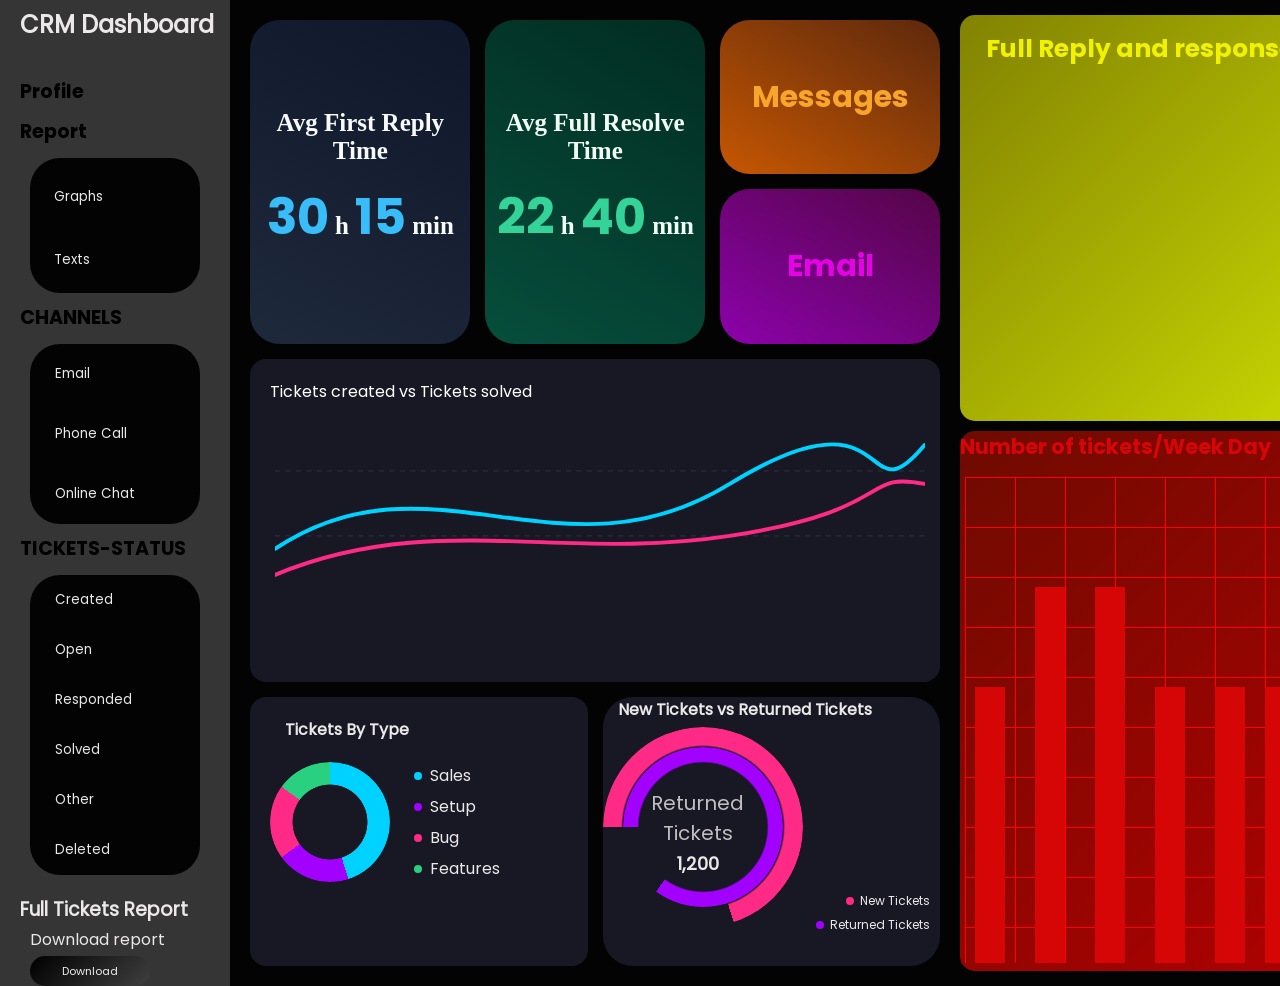
<file: index.html>
<!DOCTYPE html>
<html lang="en">
<head>
    <link rel="stylesheet" href="style.css">
    <meta charset="UTF-8">
    <meta name="viewport" content="width=device-width, initial-scale=1.0">
    <title>Dashboard</title>
</head>
<body>
    <div class="container">
        <header class="nav">
            <div class="navtop">
        
            <h2 class="crm">CRM Dashboard</h2>
           
            <label for="menu-toogle" class="ham">&#9776;</label>
        </div>
            <input type="checkbox" id="menu-toogle">
            
            <nav class="nav-menu">
                
                <a href="#" class="navcontent1">Profile</a>
                <input type="checkbox" id="con">
                <input type="checkbox" id="con2">
                <input type="checkbox" id="con3">
                <div class="rep">
                
                <a href="#" class="navcontent1">Report</a>
                <label for="con" class="rose">&#10005;</label>
                </div>
                <div class="dic">
                <a href="#" class="navcontent report-item" >Graphs</a>
                <a href="#" class="navcontent report-item">Texts</a>
                </div>
                <div class="channels">
                <a href="#" class="navcontent1">CHANNELS</a>
                <label for="con3" class="rose4">&#10005;</label>
            </div>
                <div class="dic2">
                <a href="#" class="navcontent BAN">Email</a>
                <a href="#" class="navcontent BAN">Phone Call</a>
                <a href="#" class="navcontent BAN">Online Chat</a>
                </div>
                <div class="con1">
                
                <a href="#" class="navcontent1">TICKETS-STATUS</a>
                <label for="con2" class="rose2">&#10005;</label>
                </div>
                <div class="dic1">
                <a href="#" class="navcontent dan">Created</a>
                <a href="#" class="navcontent dan">Open</a>
                <a href="#" class="navcontent dan">Responded</a>
                <a href="#" class="navcontent dan">Solved</a>
                <a href="#" class="navcontent dan">Other</a>
                <a href="#" class="navcontent dan">Deleted</a>
                </div>
                <hr>
                <div class="report">
                    <h3>Full Tickets Report</h3>
                    <p>Download report</p>
                    <button><a href="#" class="navcontent">Download</a></button>
                </div>
            </nav>
            

        </header>
        <main class="maincontent">
            <div class="first z">
            <div class="graph a">
                <p>Avg First Reply Time</p>
                <p><span>30</span> h <span>15</span> min</p>
            </div>
            <div class="graph b">
                <p>Avg Full Resolve Time</p>
                <p><span>22</span> h <span>40</span> min</p>
            </div>
            <div class="show">
            <div class="graph c">Messages</div>
            <div class="graph d">Email</div>
            </div>
         <div class="graph e">Tickets created vs Tickets solved
            <svg class="line-chart" viewBox="0 0 500 150">
            <!-- Optional dashed grid lines -->
            <line x1="0" y1="40" x2="500" y2="40" stroke="#2a2a3c" stroke-dasharray="4" />
            <line x1="0" y1="90" x2="500" y2="90" stroke="#2a2a3c" stroke-dasharray="4" />

            <!-- Blue Line (Created) -->
            <path class="line line-blue" d="M0,100 C120,20 220,130 350,50 S450,80 500,20" />
            
            <!-- Pink Line (Solved) -->
            <path class="line line-pink" d="M0,120 C120,70 220,110 350,90 S450,40 500,50" />
        </svg>
         </div>
            </div>
            <div class="second">
            <div class="graph f">
            <h4>Tickets By Type</h4>
            
            <div class="chart-container">
                <!-- Donut rendered by CSS -->
                <div class="donut-chart"></div>

                <!-- Legend -->
                <div class="legend">
                <p class="sales">Sales</p>
                <p class="setup">Setup</p>
                <p class="bug">Bug</p>
                <p class="features">Features</p>
                </div>
            </div>
            </div>
            <div id="gram" class="graph g">
                <h4>New Tickets vs Returned Tickets</h4>
                <div class="gen">
                    <div class="ring outer-ring"></div>
                    <div class="ring inner-ring"></div>

                    <div class="chart-center-text" id="son">
                    <p>Returned Tickets</p>
                    <h3 class="onet">1,200</h3>
                    </div>
                </div>
            
                         
                    <div class="lll">
                    <p class="l1">New Tickets</p>
                
                    <p class="l2">Returned Tickets</p>
                    </div>
                
            
            </div>
        </main>
        <aside>
            <div class="aside">
            <div class="i">
                <div class="pp">
                <p> Full Reply and response </p>
                </div>
                <div class="curv"></div>
            </div>
            <div class="j">
                <p>Number of tickets/Week Day</p>
                
                <svg class="ss" veiwBox="0 0 400 500">
                   
                    <rect class="ab"></rect>
                    <rect class="bb"></rect>
                    <rect class="cb"></rect>
                    <rect class="db"></rect>
                    <rect class="eb"></rect>
                    <rect class="fb"></rect>
                    <rect class="gb"></rect>
                    <rect class="hb"></rect>
                    <rect class="ib"></rect>
                </svg>
            </div>
            </div>
        </aside>
        
    </div>
    <script>
  // 1. Disable browser's automatic jump-to-top on refresh
  if ('scrollRestoration' in history) {
    history.scrollRestoration = 'manual';
  }

  // Helper to save scroll coordinates for both window and main container
  function saveScroll() {
    sessionStorage.setItem('winY', window.scrollY || document.documentElement.scrollTop);
    const main = document.querySelector('main');
    if (main) {
      sessionStorage.setItem('mainY', main.scrollTop);
    }
  }

  // 2. IMPORTANT: 'true' enables the capture phase so scroll events on <main> or <body> are caught
  window.addEventListener('scroll', saveScroll, true);

  // Helper to apply saved scroll coordinates
  function restoreScroll() {
    const winY = sessionStorage.getItem('winY');
    const mainY = sessionStorage.getItem('mainY');

    if (winY !== null) {
      window.scrollTo(0, parseInt(winY, 10));
      document.documentElement.scrollTop = parseInt(winY, 10);
    }

    const main = document.querySelector('main');
    if (main && mainY !== null) {
      main.scrollTop = parseInt(mainY, 10);
    }
  }

  // 3. Restore immediately and retry after layout shifts/fonts settle
  window.addEventListener('DOMContentLoaded', restoreScroll);
  window.addEventListener('load', () => {
    restoreScroll();
    setTimeout(restoreScroll, 100);
    setTimeout(restoreScroll, 300);
  });
</script>
</body>
</html>
</file>
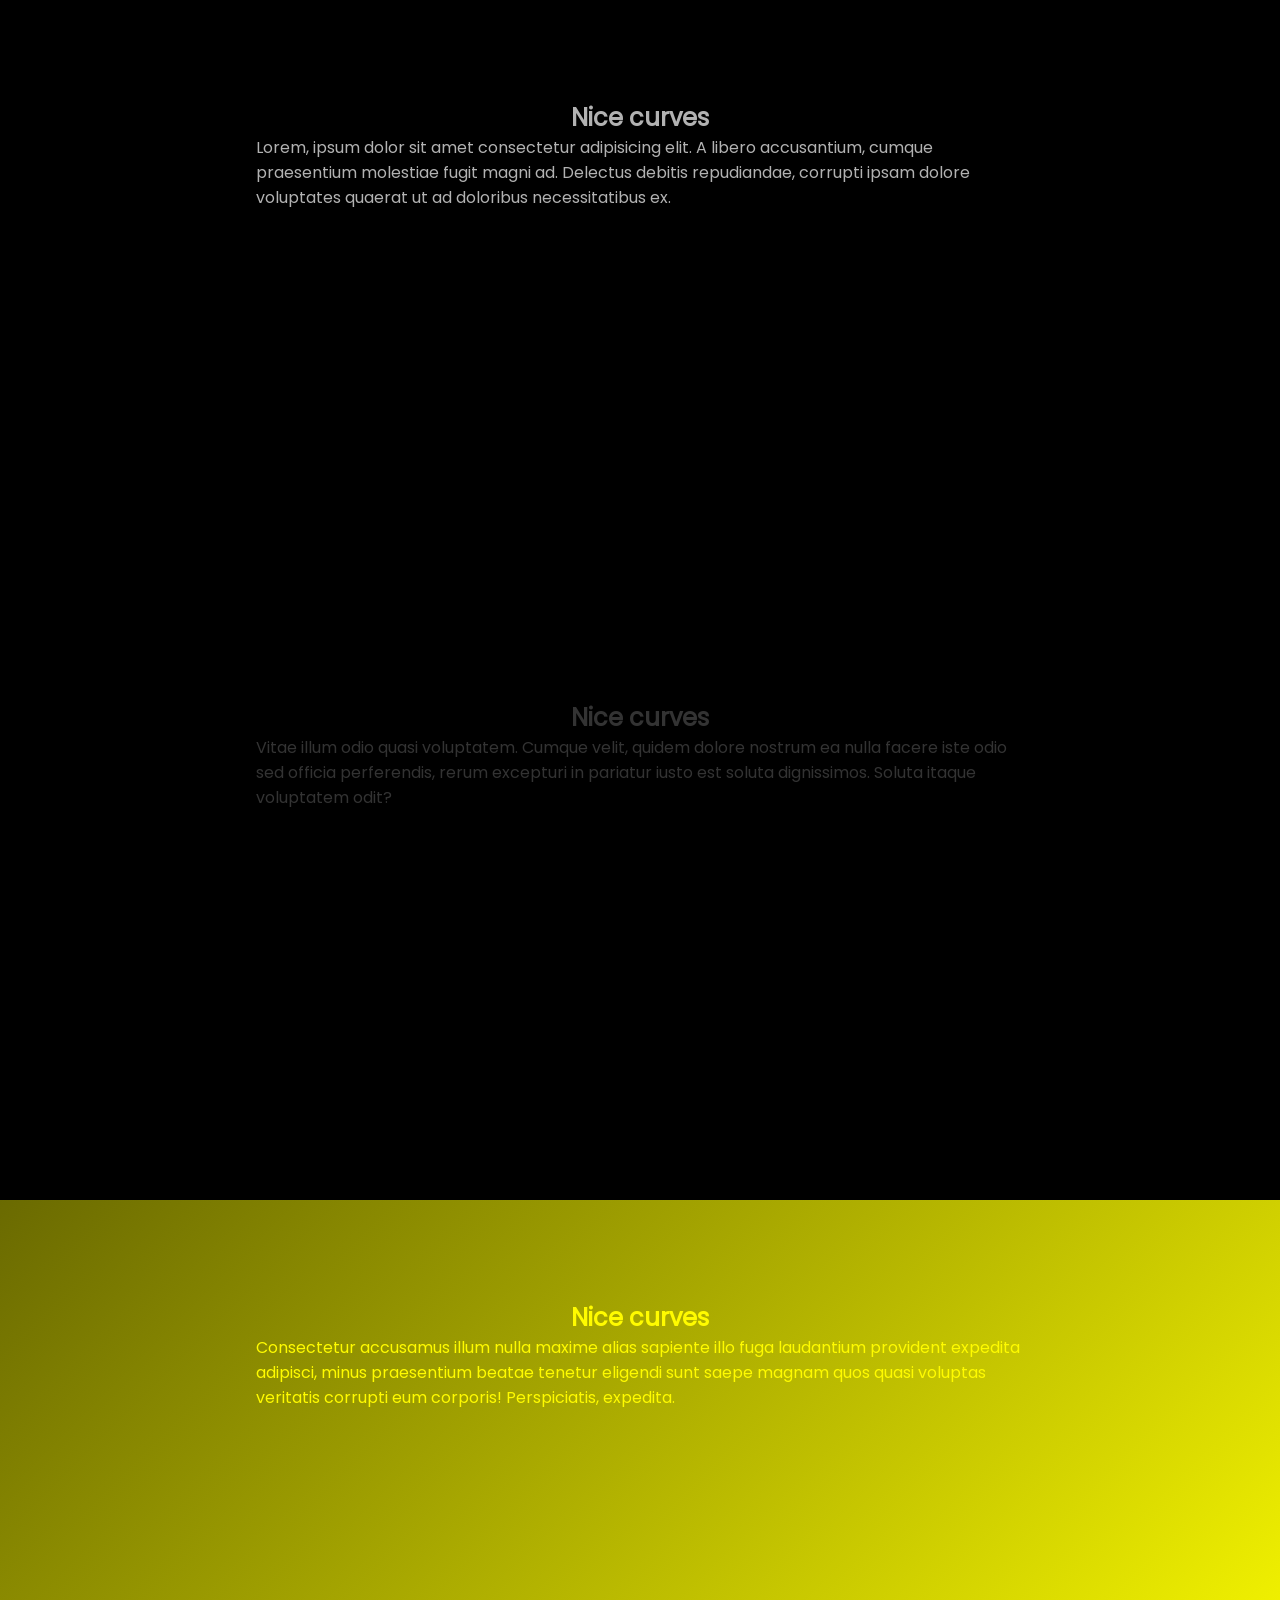
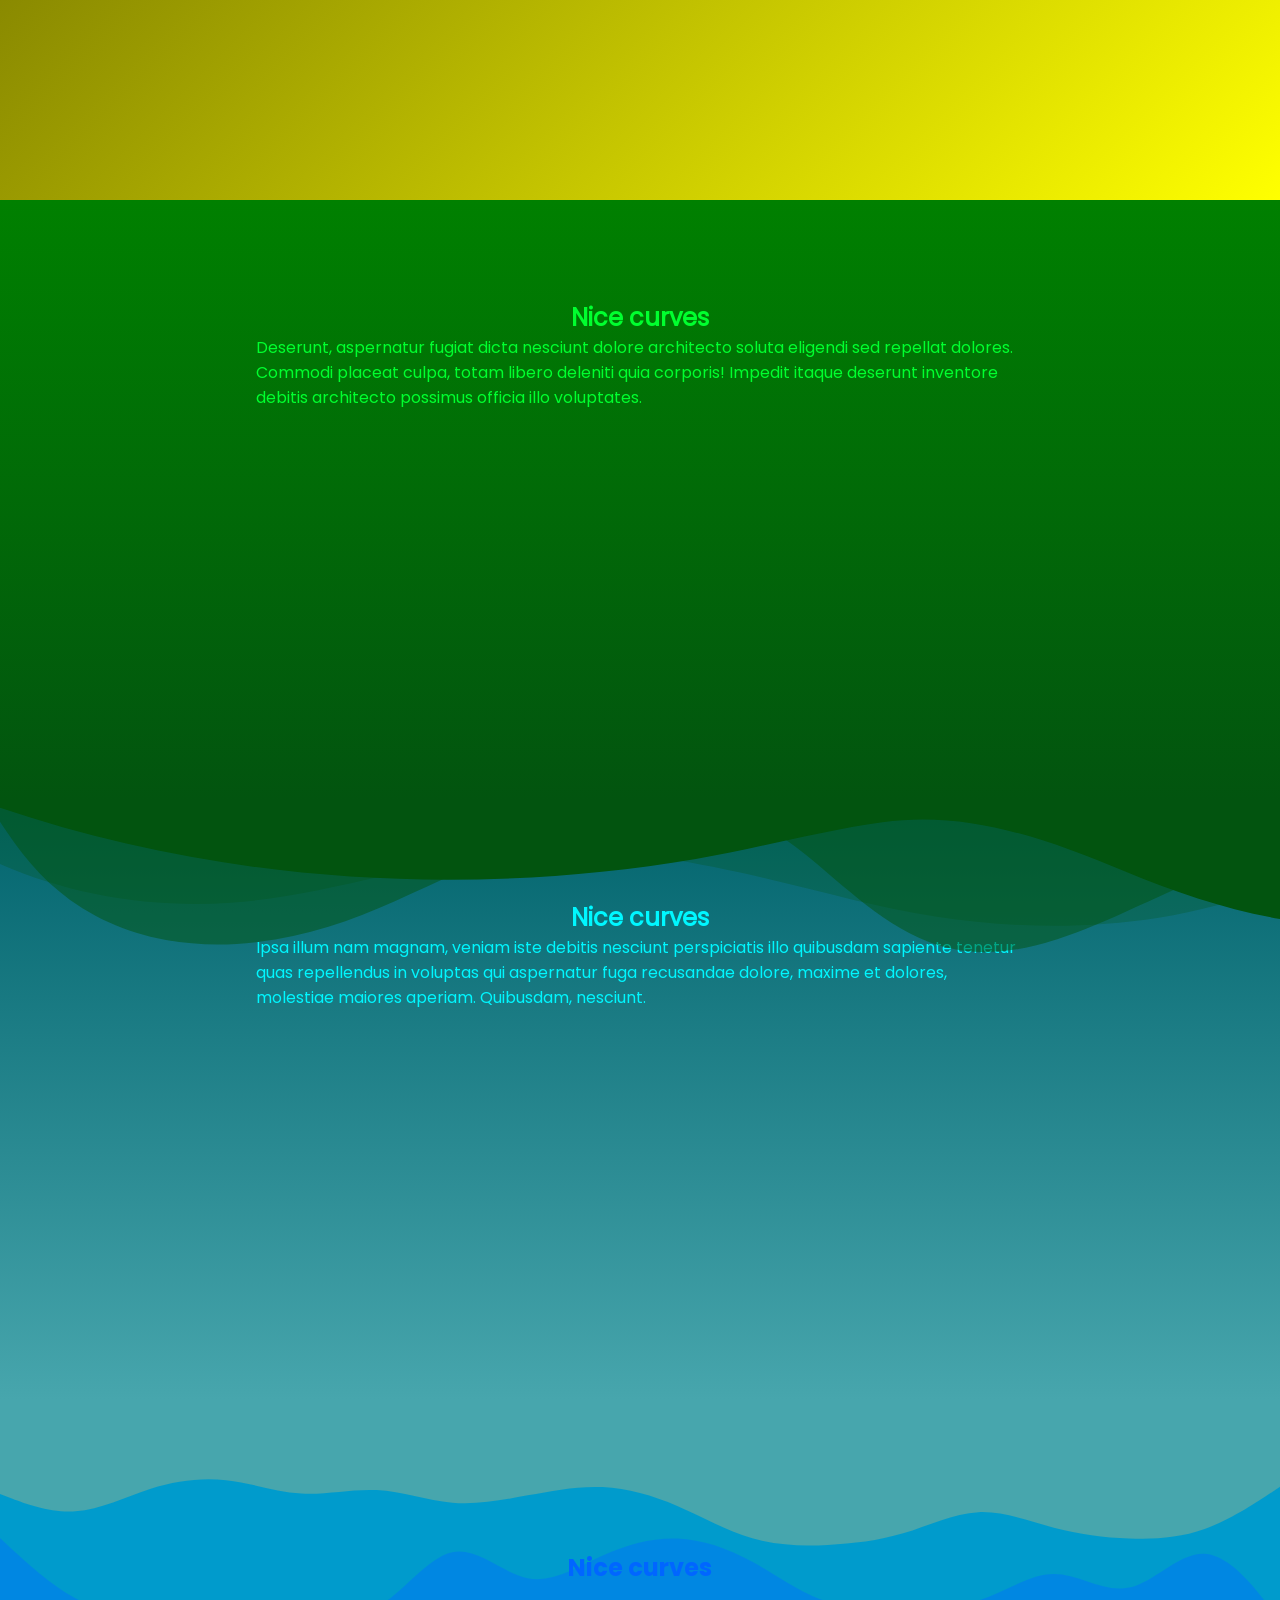
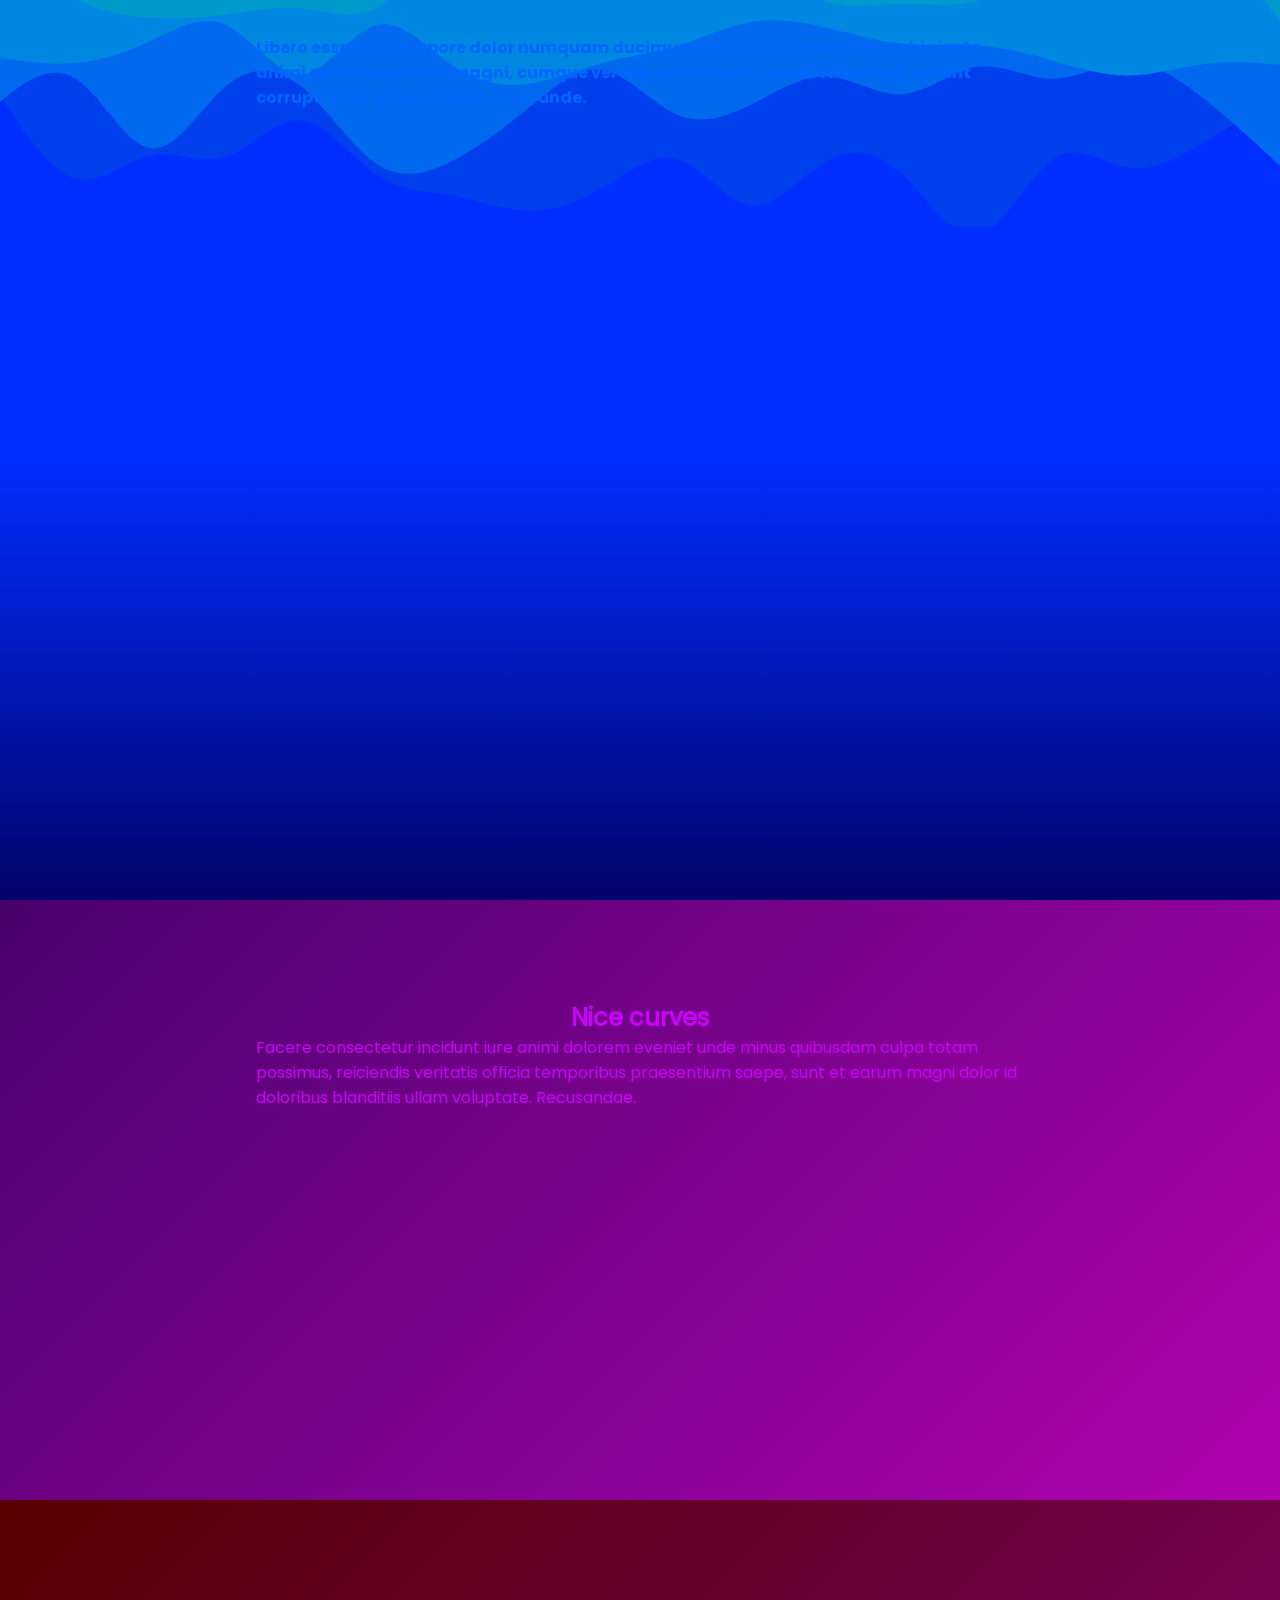
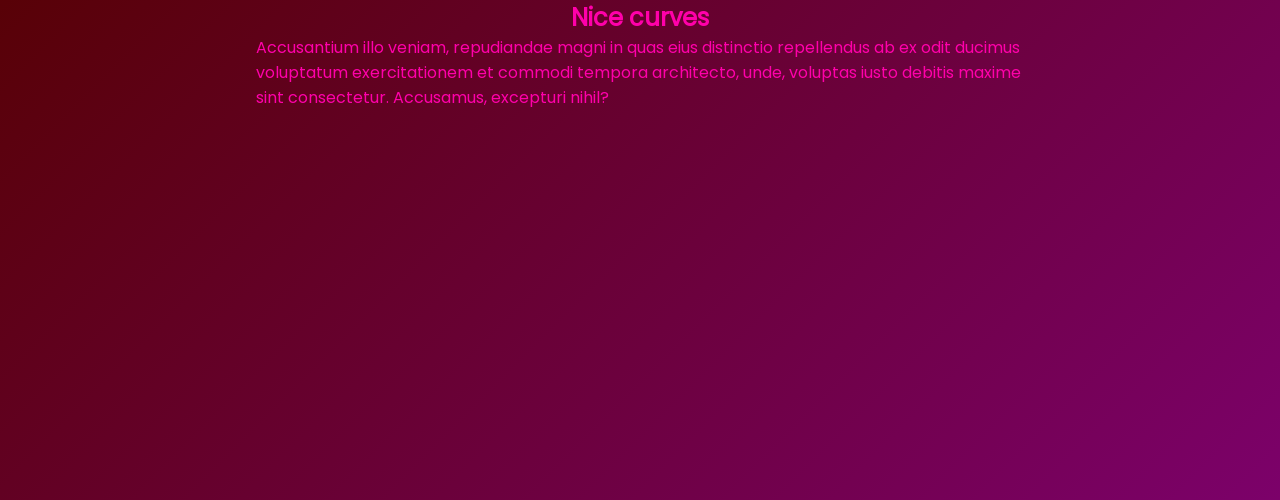
<file: curves.html>
<!DOCTYPE html>
<html lang="en">
<head>
    <link rel="stylesheet" href="curves.css">
    <meta charset="UTF-8">
    <meta name="viewport" content="width=device-width, initial-scale=1.0">
    <title>Document</title>
</head>
<body>
   <section class="a">
    <div class="cur"></div>
    <h1>Nice curves</h1>
    <p>Lorem, ipsum dolor sit amet consectetur adipisicing elit. A libero accusantium, cumque praesentium molestiae fugit magni ad. Delectus debitis repudiandae, corrupti ipsam dolore voluptates quaerat ut ad doloribus necessitatibus ex.</p>
   </section>
   <section class="b">
    <h1>Nice curves</h1>
    <p>Vitae illum odio quasi voluptatem. Cumque velit, quidem dolore nostrum ea nulla facere iste odio sed officia perferendis, rerum excepturi in pariatur iusto est soluta dignissimos. Soluta itaque voluptatem odit?</p>
   </section>
   <section class="c">
    <h1>Nice curves</h1>
    <p>Consectetur accusamus illum nulla maxime alias sapiente illo fuga laudantium provident expedita adipisci, minus praesentium beatae tenetur eligendi sunt saepe magnam quos quasi voluptas veritatis corrupti eum corporis! Perspiciatis, expedita.</p>
   </section>
   <section class="d">
    <h1>Nice curves</h1>
    <p>Deserunt, aspernatur fugiat dicta nesciunt dolore architecto soluta eligendi sed repellat dolores. Commodi placeat culpa, totam libero deleniti quia corporis! Impedit itaque deserunt inventore debitis architecto possimus officia illo voluptates.</p>
    

    </section>
   <section class="e">
    <div class="wave">
        <svg data-name="Layer 1" xmlns="http://www.w3.org/2000/svg" viewBox="0 0 1200 120" preserveAspectRatio="none">
            <path d="M0,0V46.29c47.79,22.2,103.59,32.17,158,28,70.36-5.37,136.33-33.31,206.8-37.5C438.64,32.43,512.34,53.67,583,72.05c69.27,18,138.3,24.88,209.4,13.08,36.15-6,69.85-17.84,104.45-29.34C989.49,25,1113-14.29,1200,52.47V0Z" opacity=".25" class="shape-fill"></path>
            <path d="M0,0V15.81C13,36.92,27.64,56.86,47.69,72.05,99.41,111.27,165,111,224.58,91.58c31.15-10.15,60.09-26.07,89.67-39.8,40.92-19,84.73-46,130.83-49.67,36.26-2.85,70.9,9.42,98.6,31.56,31.77,25.39,62.32,62,103.63,73,40.44,10.79,81.35-6.69,119.13-24.28s75.16-39,116.92-43.05c59.73-5.85,113.28,22.88,168.9,38.84,30.2,8.66,59,6.17,87.09-7.5,22.43-10.89,48-26.93,60.65-49.24V0Z" opacity=".5" class="shape-fill"></path>
            <path d="M0,0V5.63C149.93,59,314.09,71.32,475.83,42.57c43-7.64,84.23-20.12,127.61-26.46,59-8.63,112.48,12.24,165.56,35.4C827.93,77.22,886,95.24,951.2,90c86.53-7,172.46-45.71,248.8-84.81V0Z" class="shape-fill"></path>
        </svg>
    </div>
    <h1>Nice curves</h1>
    <p>Ipsa illum nam magnam, veniam iste debitis nesciunt perspiciatis illo quibusdam sapiente tenetur quas repellendus in voluptas qui aspernatur fuga recusandae dolore, maxime et dolores, molestiae maiores aperiam. Quibusdam, nesciunt.</p>
   </section>
   <section class="f">
    <h1>Nice curves</h1>
    <p>Libero esse quis tempore dolor numquam ducimus voluptatum ipsam rerum hic iusto animi optio facere iste magni, cumque vero quod dolorem consectetur fugit ad sint corrupti error natus. Aspernatur, unde.</p>
    <div class="spacer ll"></div>
    </section>
   <section class="g">
    <h1>Nice curves</h1>
    <p>Facere consectetur incidunt iure animi dolorem eveniet unde minus quibusdam culpa totam possimus, reiciendis veritatis officia temporibus praesentium saepe, sunt et earum magni dolor id doloribus blanditiis ullam voluptate. Recusandae.</p>
   </section>
   <section class="h">
    <h1>Nice curves</h1>
    <p>Accusantium illo veniam, repudiandae magni in quas eius distinctio repellendus ab ex odit ducimus voluptatum exercitationem et commodi tempora architecto, unde, voluptas iusto debitis maxime sint consectetur. Accusamus, excepturi nihil?</p>
   </section>  
</body>
</html>
</file>
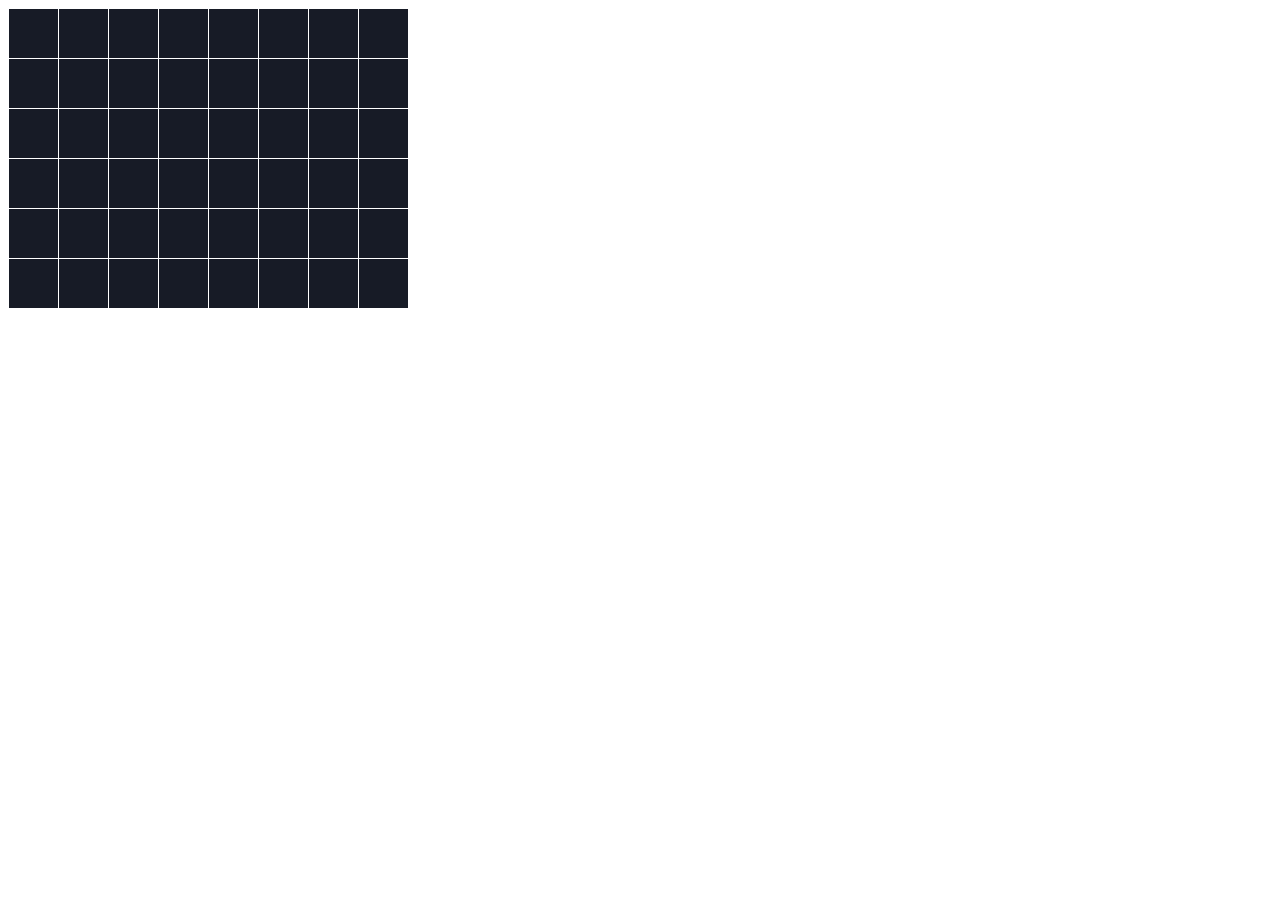
<file: dummy.html>
<!DOCTYPE html>
<html lang="en">
<head>
    <link rel="stylesheet" href="dummy.css">
    <meta charset="UTF-8">
    <meta name="viewport" content="width=device-width, initial-scale=1.0">
    <title>Document</title>
</head>
<body>
    <div class="chart-grid">
  <!-- Your chart bars would go in here -->
</div>
<div class="single-line">
    
</div>
</body>
</html>
</file>
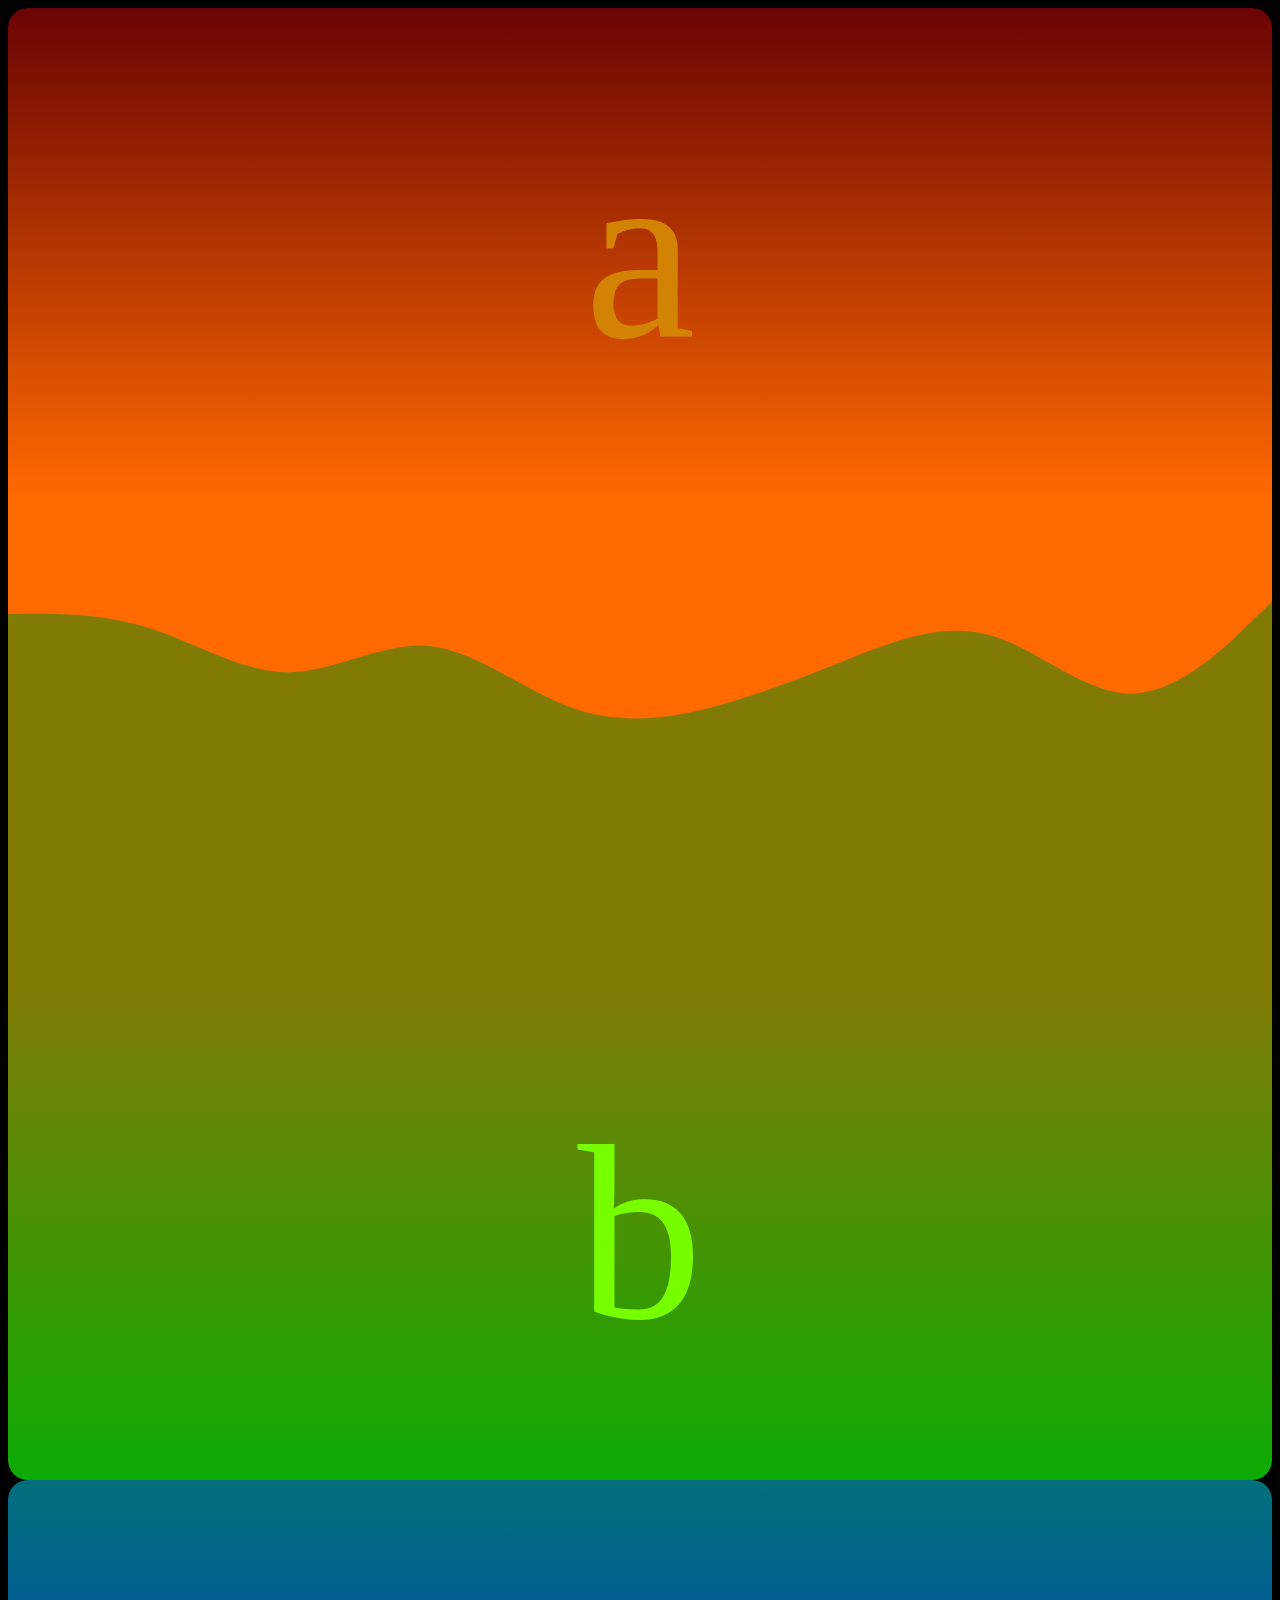
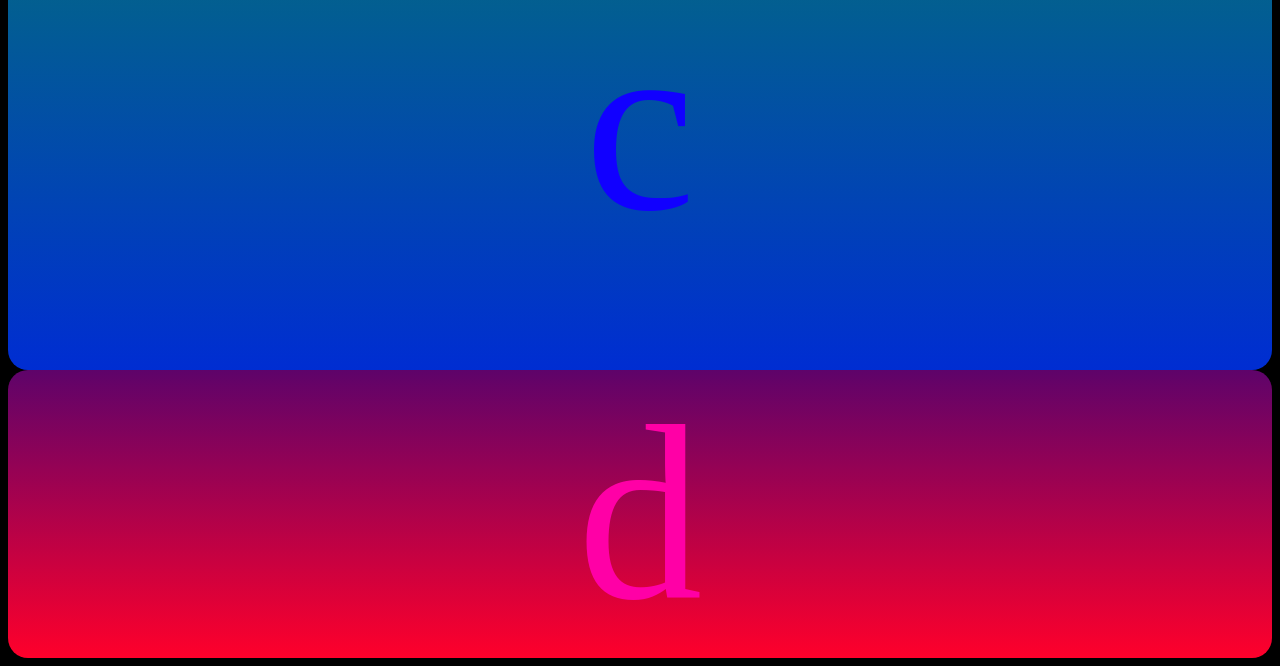
<file: grid.html>
<!DOCTYPE html>
<html lang="en">
<head>
    <link rel="stylesheet" href="grid.css">
    <meta charset="UTF-8">
    <meta name="viewport" content="width=device-width, initial-scale=1.0">
    <title>Document</title>
</head>
<body>
    <section>
        <div class="main">
            <div class="blocks a">a</div>
            <div class="e f"></div>
            <div class="blocks b">b</div>
            <div class="blocks c">c</div>
            <div class="blocks d">d</div>
        </div>
    </section>
</body>
</html>
</file>
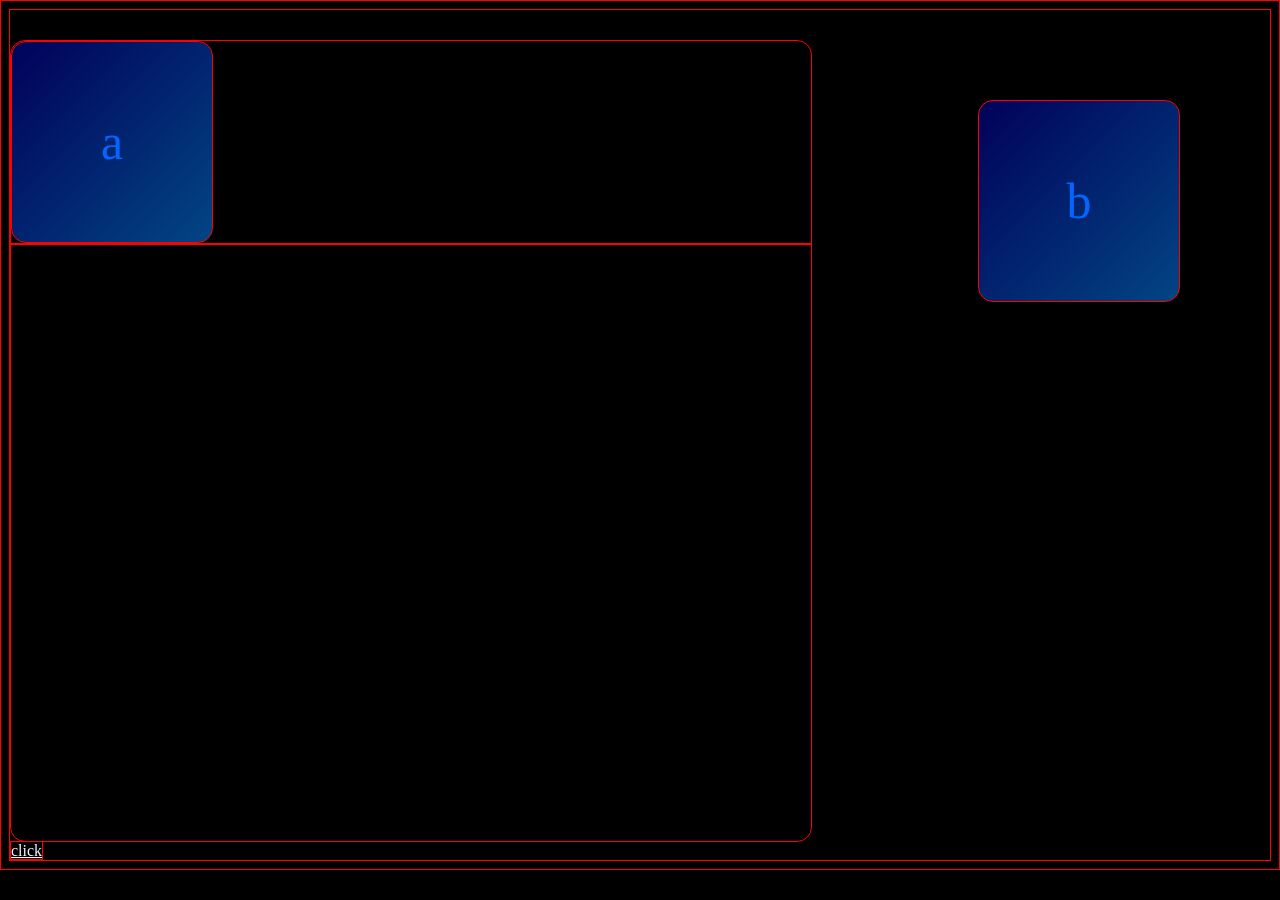
<file: position.html>
<!DOCTYPE html>
<html lang="en">
<head>
    <link rel="stylesheet" href="position.css">
    <meta charset="UTF-8">
    <meta name="viewport" content="width=device-width, initial-scale=1.0">
    <title>Document</title>
</head>
<body>
    <div class="main">
        <div class="a">a</div>
        <div class="b">b</div>
        <div class="c"></div>
    </div>
    <a href="/">click</a>
</body>
</html>
</file>
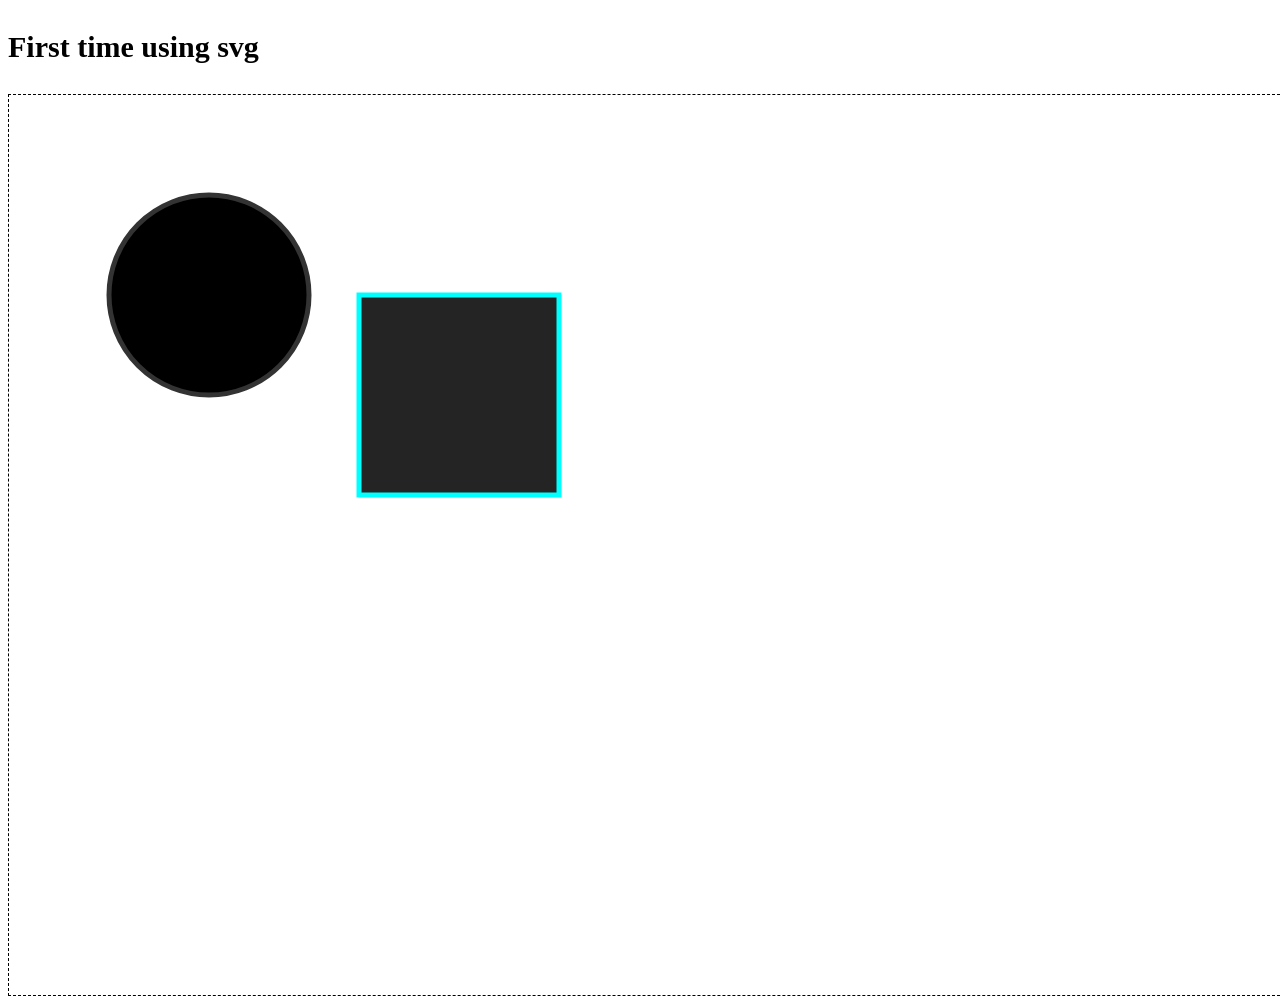
<file: svg.html>
<!DOCTYPE html>
<html lang="en">
<head>
    <link rel="stylesheet" href="svg.css">
    <meta charset="UTF-8">
    <meta name="viewport" content="width=device-width, initial-scale=1.0">
    <title>Document</title>
</head>
<body>
    <h3>First time using svg</h3>
    <section>
        <svg >
            <circle class="cir" ></circle>
            <rect class="rec"></rect>

        </svg>
    </section>
</body>
</html>
</file>
<file: style.css>
@font-face {
    font-family: inter;
    src: url(C:\Users\FUJITSU\Downloads\Inter.ttf);
}
@font-face {
    font-family: Pop;
    src: url(Poppins-Regular.ttf);
}
@font-face {
    font-family: popi;
    src: url(Poppins-Bold.ttf);
}
:root{
    --font:'Pop';
    --font2:'popi';
    --font3:'inter';
    --primarycolour:rgb(3, 3, 3);
    --secondcolour: rgb(54, 53, 53);
    --color4: #181824;
    --txtcolor: rgb(234, 232, 232);
    --secondtxtcolor: linear-gradient(135deg, rgb(2, 2, 2) 50%,white);
    
}
*{
  
    border: 0;
    margin: 0;
    padding: 0;
    color: var(--txtcolor);
    text-decoration: none;
    font-family: var(--font);
    
}
a, label{
    -webkit-tap-highlight-color: transparent;
    user-select: none;
    outline: none;
}
html{
    background-color: var(--primarycolour);
}
hr{
    color: var(--txtcolor)
}
.container{
    display: flex;
   

}
header{
   
    background-color: var(--secondcolour);
    display: flex;
    flex-direction: column;
    height:100%;
    gap: 27px;
    
   
}
#menu-toogle,
.ham{
    display: none;
}
.nav{
    width: 18%;
    line-height: 30px;
    background-color: var(--secondcolour);
    min-width: 210px;
    
    
}


.nav h2{
    margin-top: 10px;
    margin-left:20px;
    border:none
}
.nav-menu{
    display: flex;
    flex-direction: column;
    gap: 10px;
    margin-left: 30px;
    transition: 0.3s ease-in;  
    margin-top: 10px; 
    
}
.nav nav a:hover,
.nav nav a:focus{
    border: 0.1px solid rgb(61, 61, 61);
    border-bottom: solid 5px rgb(37, 37, 37);
    padding: 5px;
    border-radius: 150px ;
    width:fit-content;
    transform: scale(1.1);
}

.navcontent1{
    margin-left: -10px;
    color: black;
    font-family: var(--font2);
    font-size: larger;


}
.navcontent{
    font-size: smaller ;
}
.report h3{
    margin-left: -10px;
}
.report button{
    background:linear-gradient(135deg, black ,rgb(63, 63, 63)) ;
    padding: 5px;
    width: 120px;
    border-radius: 15px;
    color: #000;
   

}
.maincontent{
    flex:1;
    padding:20px;
}


#menu-toogle{
    display: none;
}
label{
    display: none;
}
#con{
    display: none;
}
input{
    display: none;
}
.dan{
    display: flex;
    gap: 15px;
    align-items: center;
    margin-left: 15px;
    padding: 10px;

}
.dic1{
    background-color: var(--primarycolour);
    border-radius: 30px;
    margin-right:30px ;
    

    

}
.report-item{
    display: flex;
    flex-direction: column;
    gap: 15px;
    margin-left: 15px;
    padding: 9px;
    margin-top: 15px;
    margin-bottom: 9px;
    transition: 0.2s ease-out;

}
.dic{
    background-color: var(--primarycolour);
    border-radius: 30px;
    margin-right: 30px;
}

.dic2{
    background-color: var(--primarycolour);
    border-radius: 30px;
    margin-right: 30px;

}
.BAN{
    display: flex;
    flex-direction: column;
    padding: 15px;
    margin-left: 10px;
    transition: 0.3s ease-in;
}
/*----------------------------------main content graphs---------------------------*/
.first{
    display: grid;
    grid-template-columns:repeat(3 , minmax(186.20px,1fr)) ;
    grid-template-rows:repeat(2,1fr) ;
    gap: 15px;
    height: 70%;
    grid-template-areas: 'a b c'
                        'd e f'
                        ;

}
.graph{
    background-color: aliceblue;
    border-radius: 30px;
}
.a{
    grid-area: a;
    display: flex;
    flex-direction: column;
    justify-content: center;
    padding: auto;
    text-align: center;
    gap: 15px;
    background-image: linear-gradient(210deg,#0f172a , #1e293b );


}
.a p{
    font-size: 25px ;
    color: #f8fafc;
    font-family: var(--font3);
    font-weight: 700;

}
.a span,
.b span{
    font-size: 50px;
    color: #38bdf8;
    font-family: var(--font2);

}
.b{
    grid-area:b ;
    flex-direction: column;
    display: flex;
    justify-content: center;
    text-align: center;
    gap :15px;
    background-image: linear-gradient(210deg,#022c22 , #064e3b );

}

.b p{
    font-size: 25px;
    font-family: var(--font3);
    color: #f0fdf4;
    font-weight: 700;
}
.b span{
    color:#34d399
}
.c{
    color: rgb(248, 166, 43);
    display: flex;
    flex-direction: column;
    justify-content:center ;
    text-align: center;
    font-size: 30px;
    font-family: var(--font2);
    background-image: linear-gradient(210deg,rgb(93, 40, 12),rgb(198, 87, 2));
}
.d{
     display: flex;
    flex-direction: column;
    justify-content:center ;
    text-align: center;
    font-size: 30px;
    font-family: var(--font2);
    color: rgb(228, 3, 228);
    background-image:linear-gradient(210deg,rgb(84, 5, 71),rgb(140, 2, 171));
}
.c{background-color: var(--secondcolour);}
.d{background-color: var(--secondcolour);}
.show{
    display: grid;
    gap: 15px;
    grid-area: c
}
.e{
    background-color: var(--secondcolour);
    grid-area: 2/1/2/-1;
    grid-area: d e f;
    
}
.second{
    display: grid;
    grid-template-columns: repeat(2,1fr);
    gap: 15px;
    height: 30%;
    grid-template-areas: 'e f';
}
.f{
    background-color: var(--secondcolour);
    margin-top: 15px;
    grid-area: e;
}
.g{
    background-color: var(--color4);
  margin-top: 15px;
  grid-area: f;
}
.h{background-color: var(--secondcolour);}
/*for graph*/
.graph.e {
  background: var(--color4);
  padding: 20px;
  border-radius: 16px;
  color: #ffffff;
}

.line-chart {
  width: 100%;
  height: auto;
  margin-top: 15px;
}

.line {
  fill: none;
  stroke-width: 3;
  stroke-linecap: round;
}

.line-blue { stroke: #00d2ff; }
.line-pink { stroke: #ff2a85; }
/*------------------conal pie chart=====================*/
.graph.f {
  background: var(--color4);
  padding: 20px;
  border-radius: 16px;
  color: #ffffff;
}

.chart-container {
  display: flex;
  align-items: center;
  gap: 24px;
  margin-top: 15px;
}

/* Donut Chart using conic-gradient */
.donut-chart {
  width: 120px;
  height: 120px;
  border-radius: 50%;
  background: conic-gradient(
    #00d2ff 0% 45%,    /* Sales */
    #a200ff 45% 65%,   /* Setup */
    #ff2a85 65% 85%,   /* Bug */
    #28d07f 85% 100%   /* Features */
  );
  /* Cuts out the inner center */
  mask: radial-gradient(farthest-side, transparent 62%, #000 63%);
  -webkit-mask: radial-gradient(farthest-side, transparent 62%, #000 63%);
}

.legend p {
  margin: 6px 0;
  display: flex;
  align-items: center;
  gap: 8px;
}

/* Colored dot indicators for the legend */
.legend p::before {
  content: "";
  width: 8px;
  height: 8px;
  border-radius: 50%;
  display: inline-block;
}

.legend .sales::before { background: #00d2ff; }
.legend .setup::before { background: #a200ff; }
.legend .bug::before { background: #ff2a85; }
.legend .features::before { background: #28d07f; }

h4{
    margin-left: 15px;
}
.lll{
    display: flex;
    flex-direction: column;
    align-items:flex-end;
    gap: 6px;
    height: auto;
    margin-right: 10px;
    margin-top: 10px;
}
.lll p{
    font-size: 12px;
  display: flex;
  align-items: center;
  gap: 6px
}
.lll p::before {
  content: "";
  width: 8px;
  height: 8px;
  border-radius: 50%;
  display: inline-block;
}
.ss{
  
    background-color: transparent;
    background-image: linear-gradient(to right, red 1px,transparent 1px),
    linear-gradient(to bottom ,red 1px,transparent 1px);
    background-size: 50px 50px;




}

.lll .l1::before { background: #ff2a85; }
.lll .l2::before { background: #a200ff; }
/* .cirle1{
        margin-left:10px ;
        width: 120px;
        height: 120px;
        border-radius: 50%;
        background: linear-gradient( 135deg,purple,blue
        );
        mask: radial-gradient(farthest-side,transparent 62%,black 63%); 

}*/
.gen{
    position: relative;
    width:150px ;
    height: 150px;
    margin: 10px  ;
    display: flex; 
    align-items: center;
    justify-content: center;



}
.ring{
    margin-top: 40px ;
    margin-left: 30px;
    position: absolute;
    border-radius: 50%;

    mask: radial-gradient(farthest-side,transparent 80%,black 82%);
}
.outer-ring{
    width: 200px;
    height: 200px;
    background:conic-gradient(#ff2a85 0% 70%,transparent 70% 100%) ;
    transform: rotate(-90deg);
}
.inner-ring{
    width: 160px;
    height: 160px;
    background: conic-gradient(#a200ff 0% 85%, transparent 85% 100%);
    transform: rotate(-90deg);
}
.chart-center-text{
    position: absolute;
    text-align: center;
    z-index: 2;
    margin-left: 20px;
    margin-top: 50px;
}
.chart-center-text p{
    font-size: 20px;
    opacity: 0.8;
    margin: 0;

}
.chart-center-text .onet{
    font-size: 18px;
    font-weight: bold;
    margin-top: 2px;
}
aside{
    width: 25%;
     
     margin-top: 15px;
    margin-bottom: 15px; 
}
.aside{
    width: 100%;
    display: grid;
    height: 100%;
    grid-template-columns: minmax(360px,1fr);
    gap: 10px;
    

}
.poa{
    z-index: 4;
    background-repeat: no-repeat;
    background: url(doc.svg);
    background-size: cover;
}
.curv {
   
   
    width: 100%;
    height: 60%; /* Controls how tall the wave is relative to the yellow box */
    margin-top: auto; /* Pushes the chart to the very bottom */
}
.curv svg {
    display: block;
    width: 100%;
    height: 100%;
    
}

.pp{
    display: grid;
    padding: 15px; /* Adds breathing room around your text */
    z-index: 2; /* Keeps text above the chart */
}
.i{
    width: 100%;
    grid-area: 1/1/2/2;
   background: linear-gradient(135deg,rgb(130, 130, 2),rgb(200, 214, 2));
   border-radius: 15px;
   display: flex;
    flex-direction: column;
    justify-content: space-between;
    overflow: hidden; /* This clips the wave so it doesn't break your rounded corners */
    position: relative;
   
   
}
.i p{
    color: #f1f102;
    
    font-size: 25px;
    font-weight: 700;
    text-align: center;
    font-family: var(--font2);
}
.j{
    width: 100%;
    grid-area: 2/1/3/2;
    background: linear-gradient(135deg,rgb(110, 11, 1),rgb(174, 1, 1));
    border-radius: 15px;
}
.j p{
    color: rgb(214, 6, 6);
    font-family: var(--font2);
    font-size: 21px;
}
svg{
    /* border: 1px solid white; */
    width: 98%;
    height: 90% ;
    margin-top: 15px;
    margin-left: 5px;
    margin-right: 5px;
}
rect{
    fill:rgb(214, 6, 6) ;
}
.ab {
  width: 30px;
  height: 290px;
  x: 10;
  /* 500 (total height) - 290 (bar height) = 210 */
  y: 210; 
}

.bb {
  width: 30px;
  height: 390px;
  x: 70;
  /* 500 - 390 = 110 */
  y: 110;
}

.cb {
  width: 30px;
  height: 390px;
  x: 130;
  /* 500 - 390 = 110 */
  y: 110;
}

.db {
  width: 30px;
  height: 290px;
  x: 190;
  /* 500 - 290 = 210 */
  y: 210;
}
.eb{
    width: 30px;
    height: 290px;
    x: 250;
    y: 210;
  

}
.fb{
    width: 30px;
    height: 290px;
    x: 300;
    y: 210;
   

}




/*----------------------------------main content graphs---------------------------*/
@media(max-width:720px){
    .navtop .h2{
        border: none;
        color: var(--txtcolor);
    }
    *{
        box-sizing: border-box;
    }
    body{
        overflow-x: hidden;
        margin: 0;
        width: 100%;
    }
    .container{
        max-width: 100%;
        width: 100%;
        
    }
    .report h3,
    p{
        color: var(--primarycolour);
        font-weight: 900;
    }
    .nav-menu .report-item{
        
        display: block;
        padding: 15px;
         
        
    }
    .dic{
        background-color: var(--primarycolour);
        width: 90%;
        border-radius: 30px;
        transition: 2s ease-in-out;
    }
    .BAN{
        margin-left: 20px;
        padding: 15px;
        padding-bottom: 10px;
        transition: 0.4s ease-in;
    }
    .rose{
        display: block;
        margin-right:15px ;
    }
    .container{
        flex-direction: column;
    }
    .navcontent1{
       color: var(--primarycolour);
       font-weight: bolder;
    }
    .nav{
        width: 100%;
        min-width: unset;
        padding-bottom: 20px;
    }
    .maincontent,
    aside{
        width: 100%;
    }
    .nav-menu{
        display: none;
    }
  
    .navtop{
        display: flex;
        justify-content: space-between;
        align-items: center;
        padding: 10px 20px;
    }
    .ham{
        display: block;
        font-size: 28px;
        color: var(--primarycolour);
        cursor: pointer;
        user-select: none;
    }
    #menu-toogle:checked ~ .nav-menu{
        display: block;
        display: flex;
        flex-direction: column;

    }
    .rep{
        display: flex;
        justify-content: space-between;
        align-items: center;
    }
    #con:checked ~ .dic{
        display: none;
        transition: 2s ease;

    }
    #con2{
        display: none;
    }
    
    .rose2{
        display: block;
        margin-right: 15px;
    }
    .con1{
        display: flex;
        flex-direction: row;
        justify-content: space-between;
    }
    .dic1{
        display: flex;
        flex-direction: column;
        height: 0;
        overflow: hidden;
        opacity: 0;
        transition: height 1s ease-in, opacity 1s ease-in ;
        

    }
    .rose4{
        display: block;
        margin-right: 15px;
    }
    .dan{
        margin-left:10px ;
        margin-top: 10px;
        transition: 0.5s ease-in-out;
    }
    #con2:checked ~ .dic1{
        height: auto;
        opacity: 1;
        background-color: var(--primarycolour);
        border-radius:15px ;
        gap: 15px;

    }
    #con2:checked ~ .con1 .rose2  {
        color:var(--primarycolour);
    }
    .channels{
        display: flex;
        justify-content: space-between;
    }
    .dic2{
        display: flex;
        flex-direction: column;
    }
    #con3:checked ~ .dic2{
        display: none;
    }
    #con3:checked ~ .channels .rose4{
       color:var(--primarycolour);
       font-size: larger;
    }
    /*------------------------------------------ grid for main dashboard----------------------------*/ 

    .first{
        display:flex;
        flex-direction: column;
        
    } 
    .a{
       height: 300px;
         
    }
    .b{
        height: 300px;
    }
    .c{
        height: 150px;
    }
    .d{
        height: 150px;
    }
    .e{
        height: 300px;
    }
    .second{
        display: flex;
        gap: 15px;
        overflow-x:auto;
        padding-bottom: 10px;
        scroll-snap-type: x mandatory;
        scroll-behavior:smooth;
        scrollbar-color: rgb(214, 6, 6);
    }
    .second .graph{
        flex: 0 0 95%;
        scroll-snap-align: center;
    }
    .graph .f , .g{
        height: 300px;
        
    }
    aside{
        display: flex;
        flex-direction: column;
        height: 600px;
        margin: 5px;


    }
    .ss{
        /* border: 1px solid white; */
        height: 85%;
        min-width: 500px;
        margin-top: 30px;
     
    }
    .ab{
    width: 30px;
    height: 290px;
    x: 10;
    y: 180;

    }
    .bb{
        width: 30px;
        height: 390px;
        x: 70;
        y: 12.5;

    }
    .cb{
        width: 30px;
        height: 390px;
        x: 130;
        y: 30.5 ;

    }
    .db{
        width: 30px;
        height: 290px;
        x: 190;
        y: 50;

    }
    .eb{
        width: 30px;
        height: 290px;
        x: 250;
        y: 150;
        
    

    }
    .fb{
        width: 30px;
        height: 290px;
        x: 310;
        y: 40;
      
    }
    .gb{
        width: 30px;
        height: 290px;
        x: 370;
        y: 120;
    }
    .hb{
        width: 30px;
        height: 390px;
        x: 430;
        y: 20;
    }
    .ib{
        width: 30px;
        height: 290px;
        x: 490;
        y: 80;
    }
    .j{
        width: 100%;
        overflow-x: scroll;
        scroll-behavior: smooth;
        scroll-snap-type: mandatory;
        scrollbar-color:rgb(214, 6, 6) ;
        overflow-y: hidden;
    }

  

}
</file>
<file: curves.css>
@font-face {
    font-family: pop;
    src: url(Poppins-Regular.ttf);
}
@font-face {
    font-family: ppp;
    src: url(Poppins-Bold.ttf);
}
*{
    margin: 0;
    font-family: pop;
    
 
}
body{
    background-color: black;
    
}

section{
    position: relative;
    display: flex;
    flex-direction: column;
    align-items: center;
    flex-direction: column;
    min-height: 400px;
    padding: 100px  20vw;
    


}
.a{

    background: linear-gradient(135deg ,rgb(48, 47, 47));
    color: rgb(178, 178, 178); 
}
.b{
    background: linear-gradient(135deg , black);
    color: rgb(51, 51, 51); 
}
.c{
    background: linear-gradient(135deg , rgb(106, 106, 1), yellow);
    color: rgb(255, 251, 0);  
}
.d{
    background: linear-gradient(0deg ,  #02540f,green) ;
    color: rgb(0, 255, 47);
}
.e{
    background: linear-gradient(180deg , rgb(1, 99, 108),#47a6ad)  ;
    color: rgb(0, 247, 255);
}
.f{
    background: linear-gradient(0deg ,  rgb(2, 2, 107) ,#002eff 40% );
    color: rgb(0, 102, 255);
    height: 900px;
}
.g{
    background: linear-gradient(135deg , rgb(73, 2, 108),rgb(176, 2, 176))  ;
    color: rgb(204, 0, 255);
}
.h{
    background: linear-gradient(135deg  , rgb(86, 1, 1),rgb(124, 1, 106));
    color: rgb(255, 0, 170);
}
.wave {
    position: absolute;
    top: 0;
    left: 0;
    width: 100%;
    overflow: hidden;
    line-height: 0;
}

.wave svg {
    position: relative;
    display: block;
    width: calc(137% + 1.3px);
    height: 166px;
}

.wave .shape-fill {
    fill: #02540f;
}
Copy HTMLCopy CSS

/* section p{
    width: 80%;
} */
.cur{
    position: absolute;
    height: 55%;
    bottom: 0;
    width: 100%;

}
/* .cur::before {
    content: '';
    display: block;
    position: absolute;
    border-radius: 100% 50%;
    width: 55%;
    height: 100%;
    
    
    background: linear-gradient(135deg , rgb(119, 68, 1));
    transform: translate(85%,60%);
    
} */
.cur::after {
    content: '';
    display: block;
    position: absolute;
    border-radius: 50% 50%;
    width: 100%;
    height: 100%;

    background: linear-gradient(135deg ,black);
    transform: translate(-50% ,50%);
    z-index: 0;
    
    

}
.spacer{
    position: absolute;
    top: 0;
    left: 0;
    width: 100%;
    aspect-ratio: 900/300;
    background-repeat: no-repeat ;
    background-position: top;

    background-size: cover;
    z-index: 0;

}
.f h1 , .f p{
    position: relative;
    z-index: 1;
    margin-top: 50px;
    font-family:ppp ;
}
.ll{
    background-image: url('ll.svg');
}
</file>
<file: dummy.css>
.chart-grid {
  /* 1. Set the dark base background color */
  background-color: #171b26; /* Matches the dark theme in your image */
  
  /* 2. Define the exact dimensions of your chart area */
  width: 400px;
  height: 300px;

  /* 3. Draw the intersecting lines using gradients */
    background-image: 
    linear-gradient(to right, white 1px,transparent 1px),
    linear-gradient(to bottom ,white 1px,transparent 1px);
    background-size: 50px 50px;
}
</file>
<file: grid.css>
body{
    background-color: black;
    
}
.main{
    display: grid;
    grid-template-rows: repeat(4,1fr);
    height: 250vh;
}
.blocks{
  
    font-size: 250px;
    display: flex;
    align-items: center;
    justify-content: center;
}
.a{
    background: linear-gradient(180deg,rgb(106, 3, 3),rgb(255, 106, 0)) ;
    color: rgb(211, 131, 3);
    border-top-left-radius: 20px;
    border-top-right-radius: 20px;
}
.b{
    background: linear-gradient(180deg,rgb(129, 123, 6),rgb(12, 171, 3)) ;
    color: rgb(119, 255, 0);
      border-bottom-left-radius: 20px;
      border-bottom-right-radius: 20px;
}
.c{
    background: linear-gradient(180deg,rgb(3, 111, 123),rgb(0, 45, 210)) ;
    color: rgb(17, 0, 255);
      border-radius: 20px;
}
.d{
    background: linear-gradient(180deg,rgb(94, 3, 106),rgb(255, 0, 43)) ;
    color: rgb(255, 0, 166);
      border-radius: 20px;
}
.e{
  
    background-size: cover;
    background-repeat: no-repeat;
}
.f{
    background-image: url(www.svg);
}
</file>
<file: position.css>
*{
    color: aliceblue;
    border: 1px solid red !important;
    
}
body{
    background-color: black;
}
.main{
    width: 800px;
    height: 800px;
    border: 2px solid white;
    border-radius: 15px;
    margin-top:30px ;
}
.a{
    width: 200px;
    height: 200px;
    background: linear-gradient(135deg, rgb(1, 1, 90),rgb(2, 69, 132));
    border-radius: 15px;
    color: rgb(0, 102, 255);
    font-size: 50px;
    display: flex;
    justify-content: center;
    align-items: center;
    position: relative;
    
    /* top: 200px;
    left: 200px;
    bottom: 300px; */
}
.b{
      width: 200px;
    height: 200px;
    background: linear-gradient(135deg, rgb(1, 1, 90),rgb(2, 69, 132));
    border-radius: 15px;
    color: rgb(0, 102, 255);
    font-size: 50px;
    display: flex;
    justify-content: center;
    align-items: center;
    position: absolute;
    top: 100px;
    right: 100px;
}
</file>
<file: svg.css>
h3{
    font-size: 30px;
}
svg{
    width: 100vw;
    height: 100vh;
    border:1px;
    border-style: dashed;
    
    
}
.cir{
    r:100px;
    cx: 200px;
    cy: 200px;
    /* fill:none;    */
    stroke:rgb(51, 51, 51) ;
    stroke-width: 5px;
    transition: 2s ease;

    
}
.rec{
    width: 200px;
    height: 200px;
    fill: rgb(36, 36, 36);
    x:350px;
    y:200px;
    stroke: aqua;
    stroke-width: 5px;
    
   
}
.cir:hover{
    transform:translateX(40px);
}
</file>
